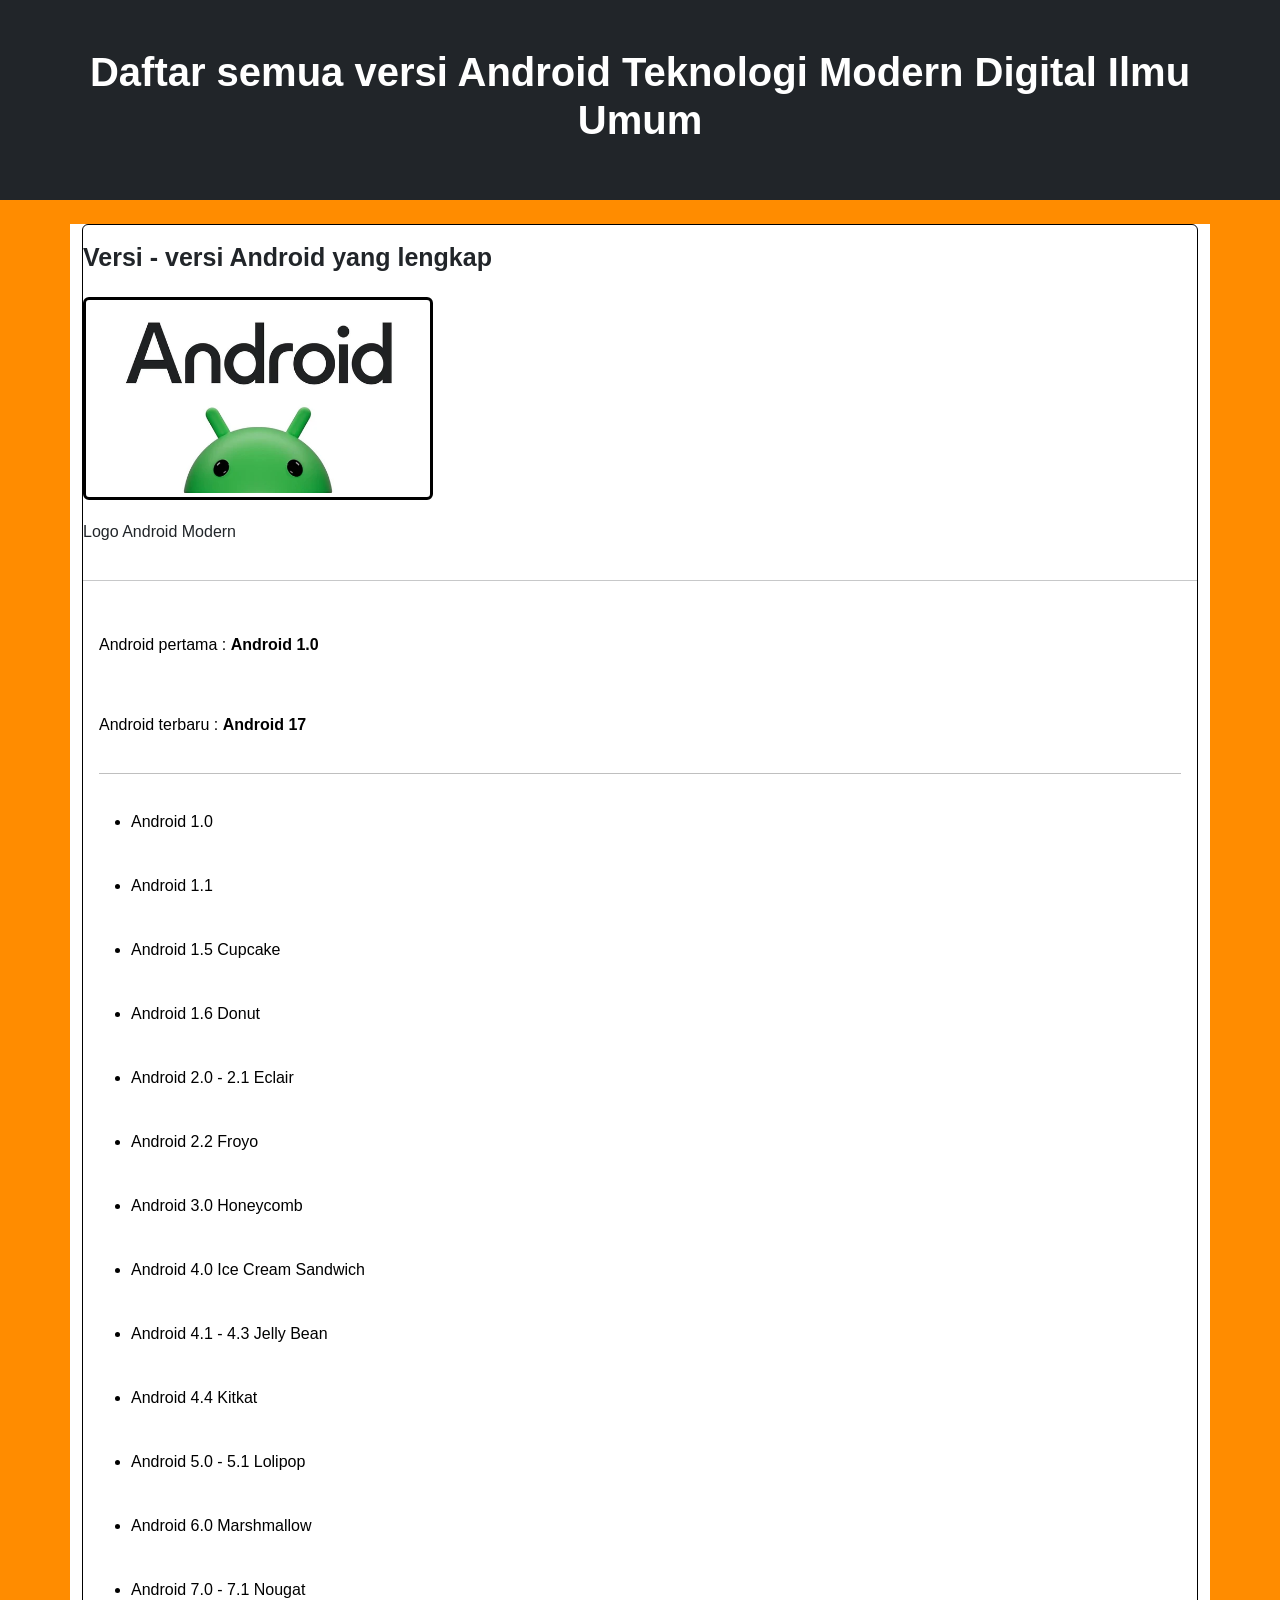
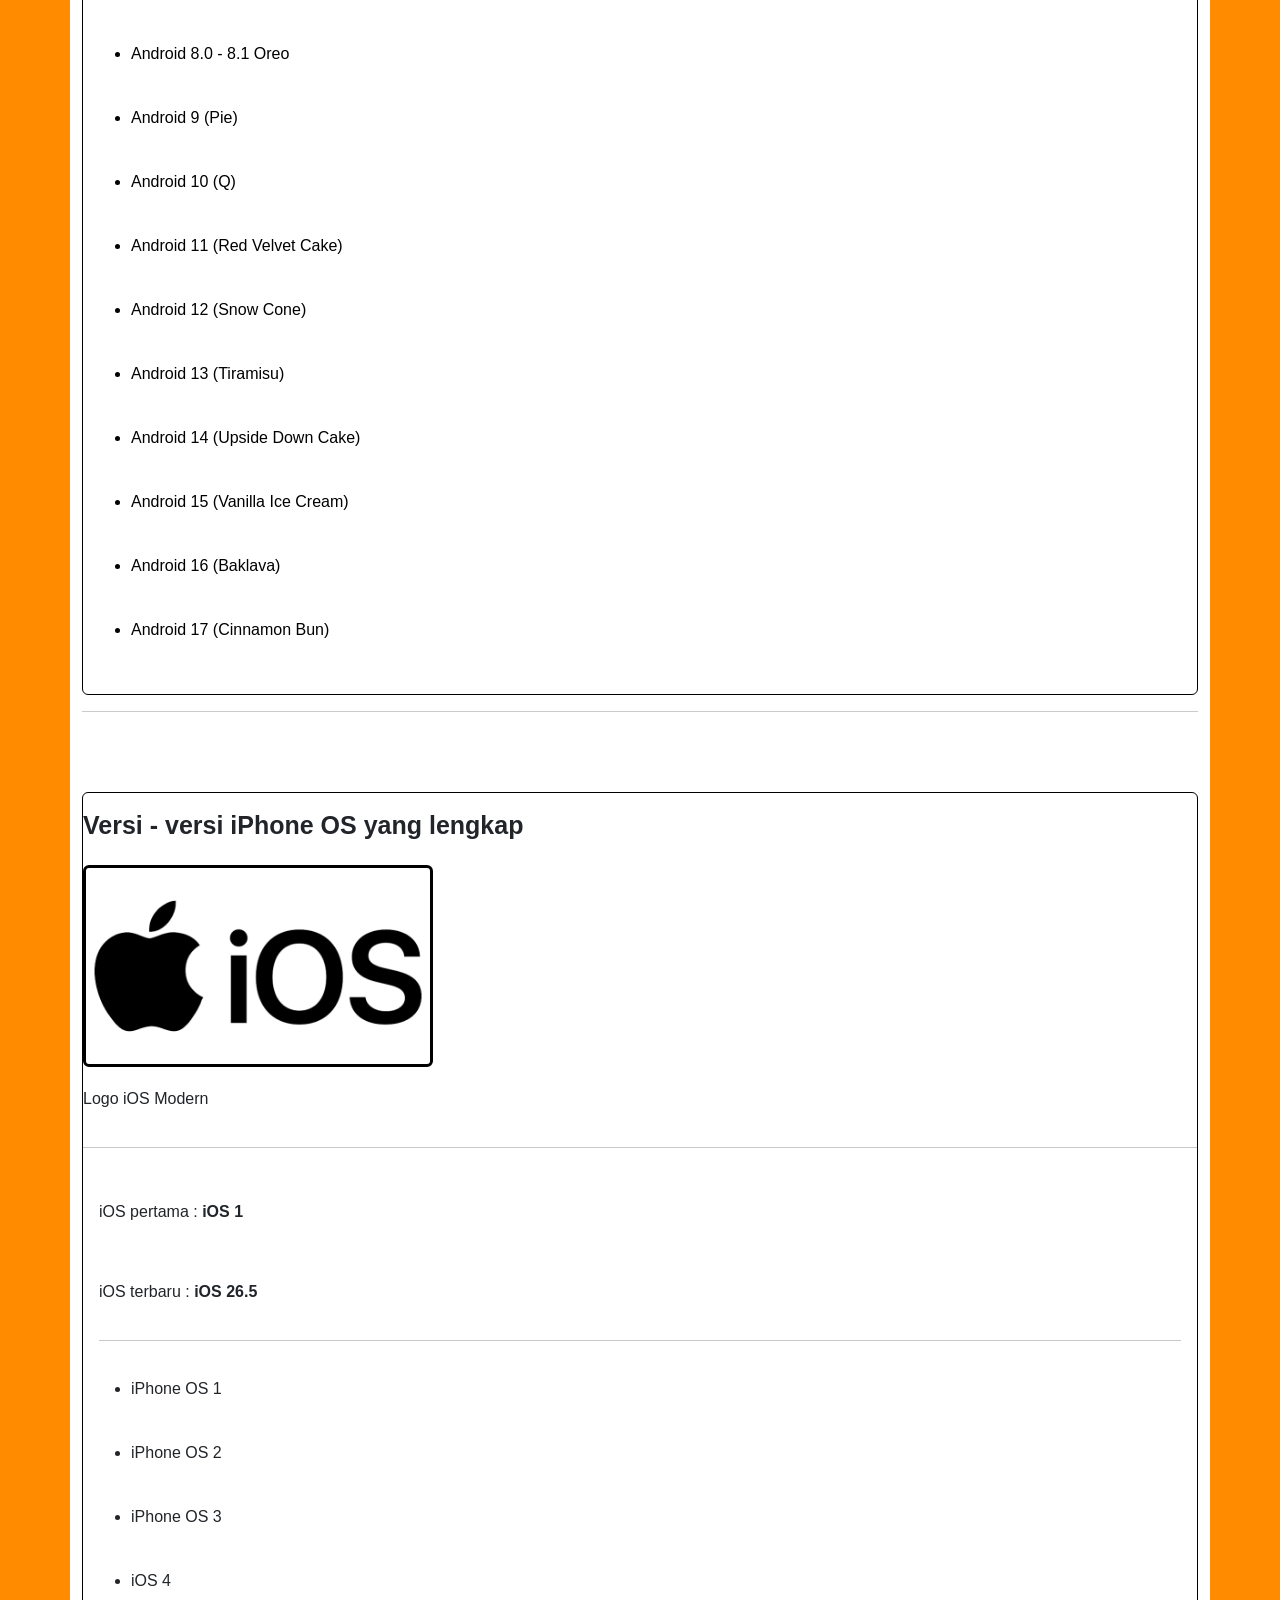
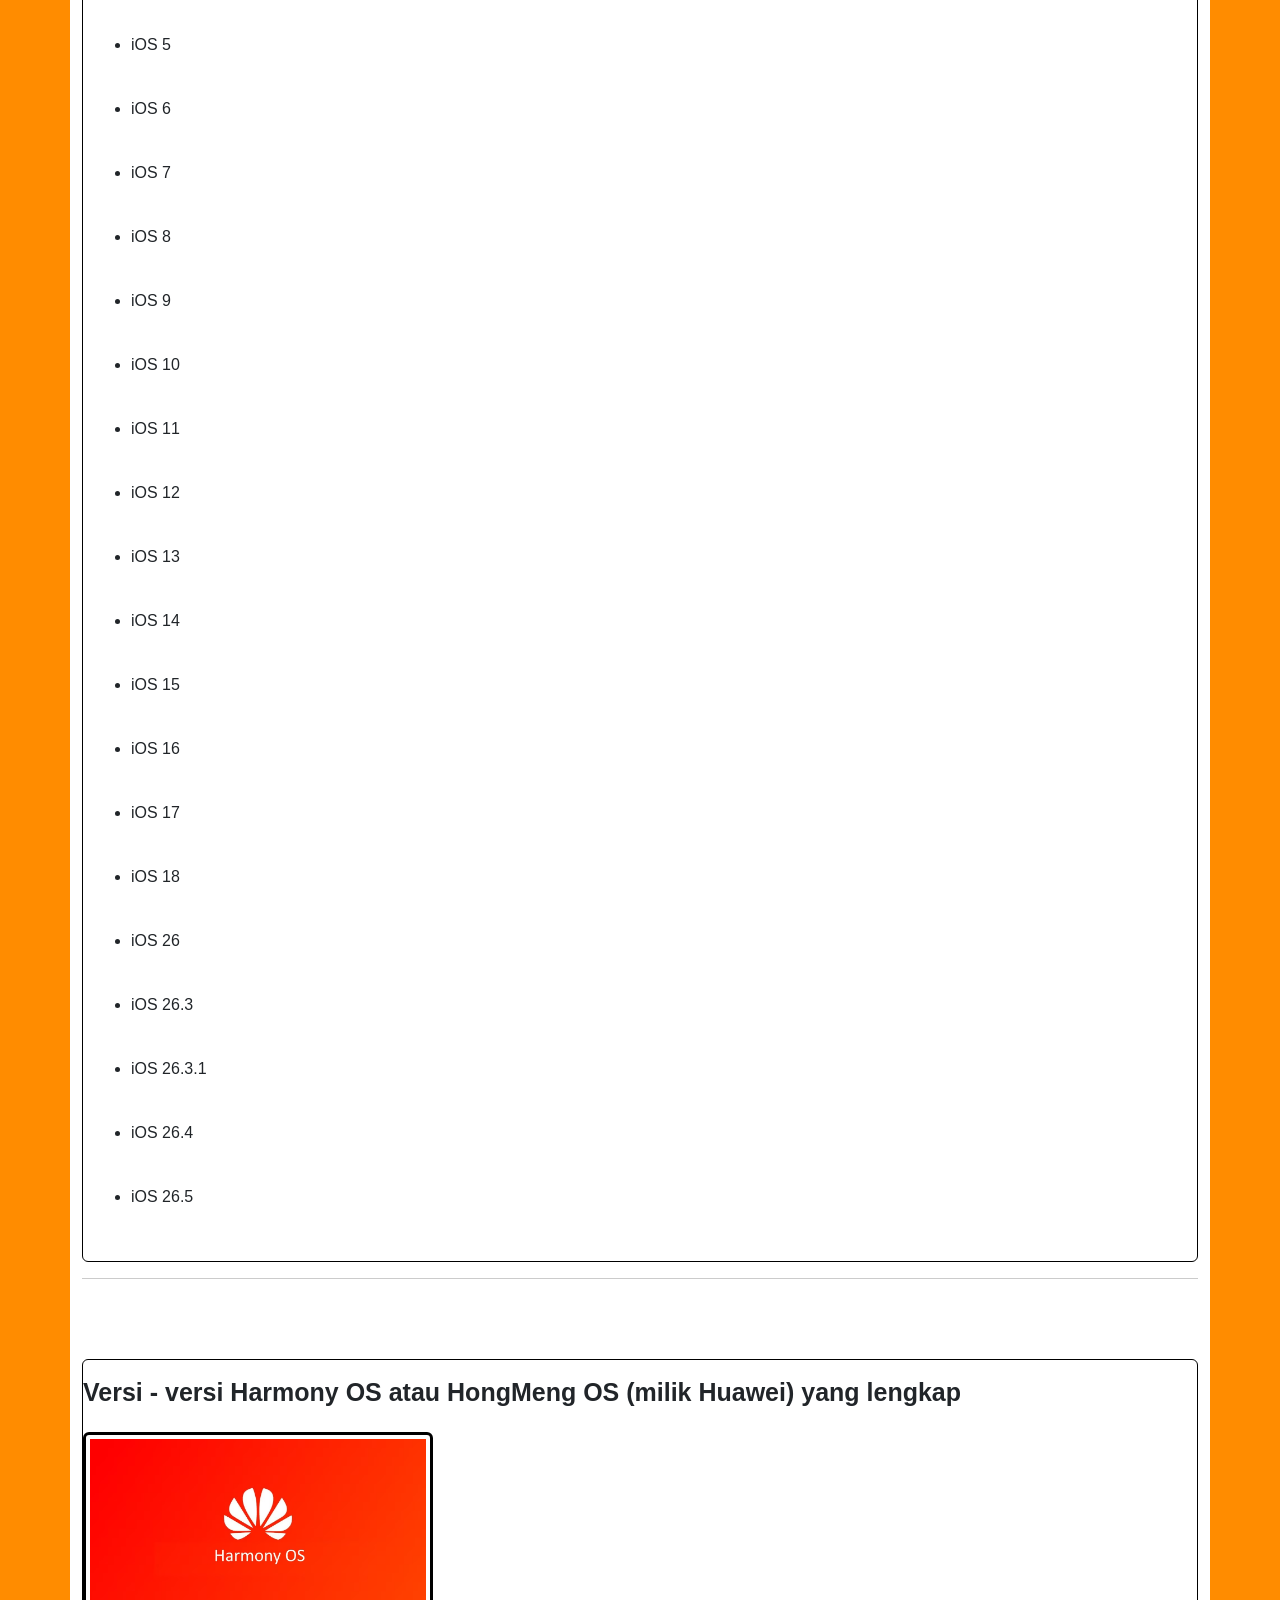
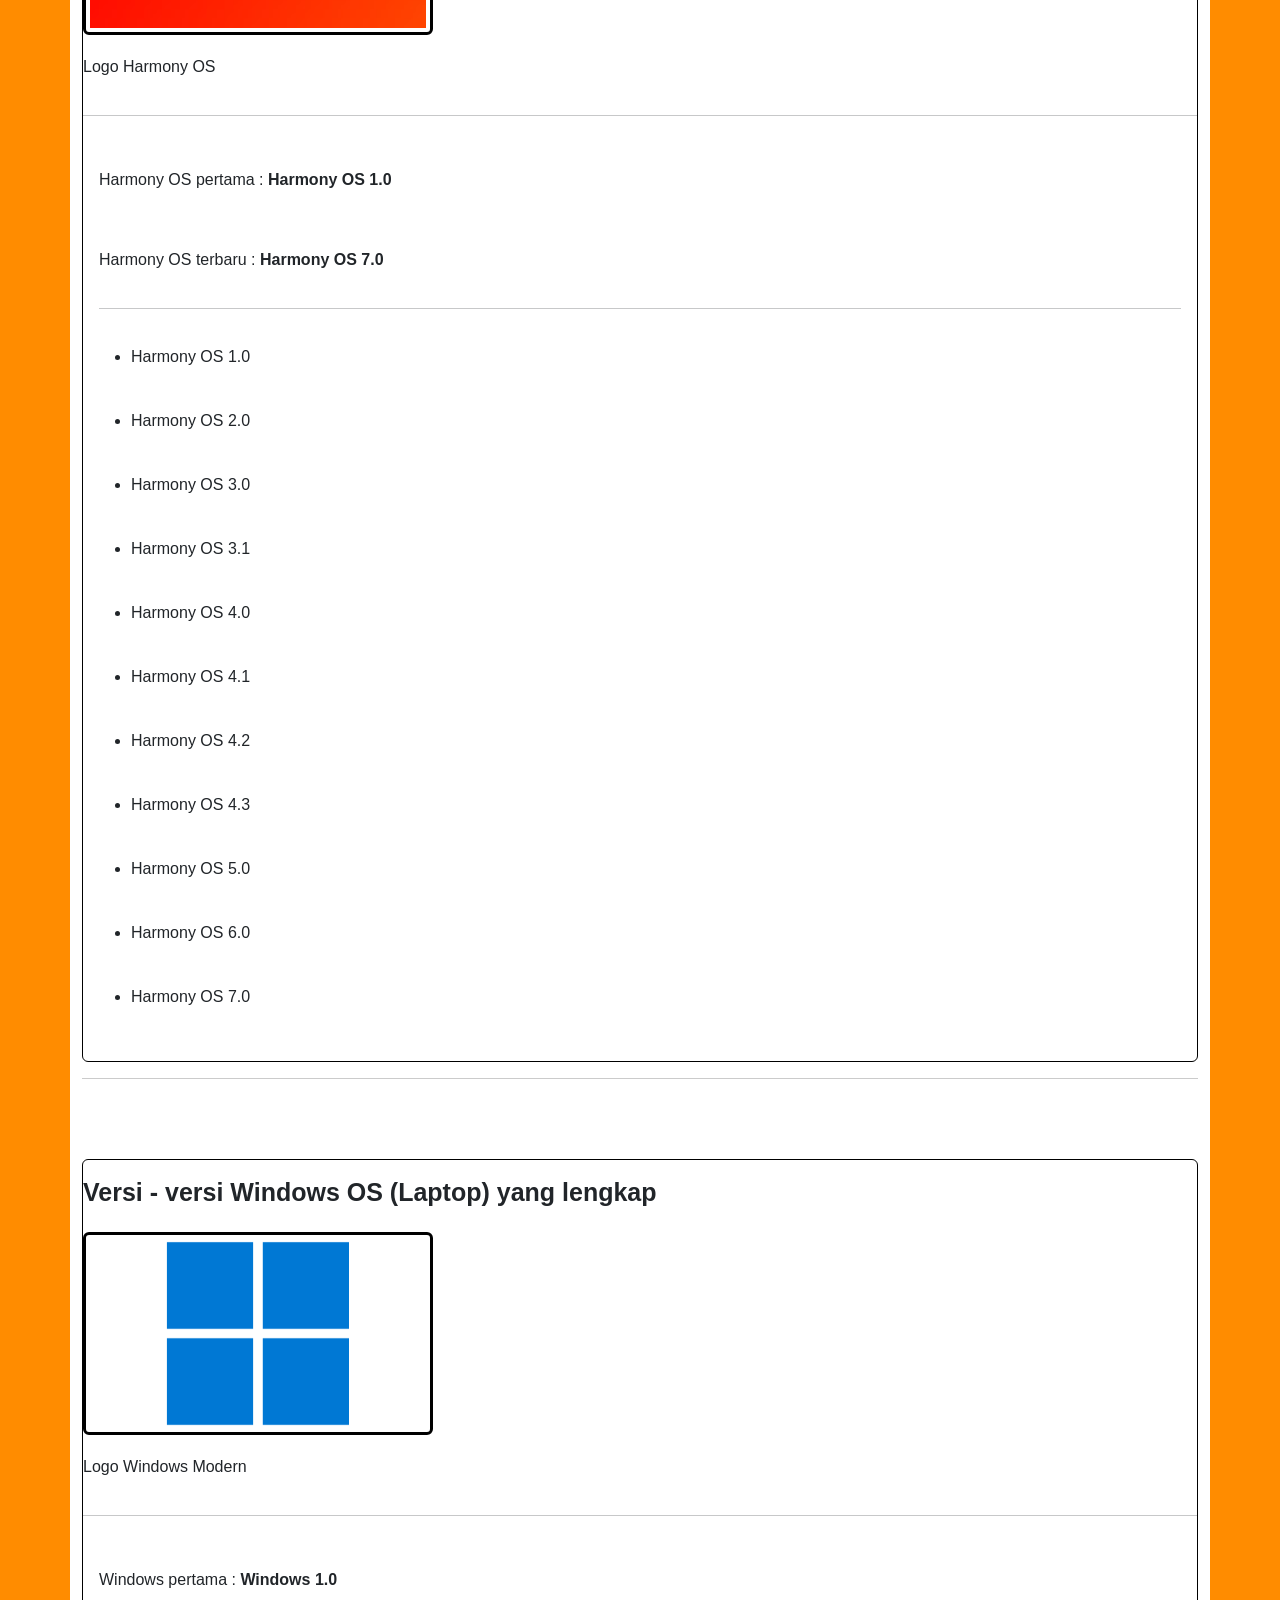
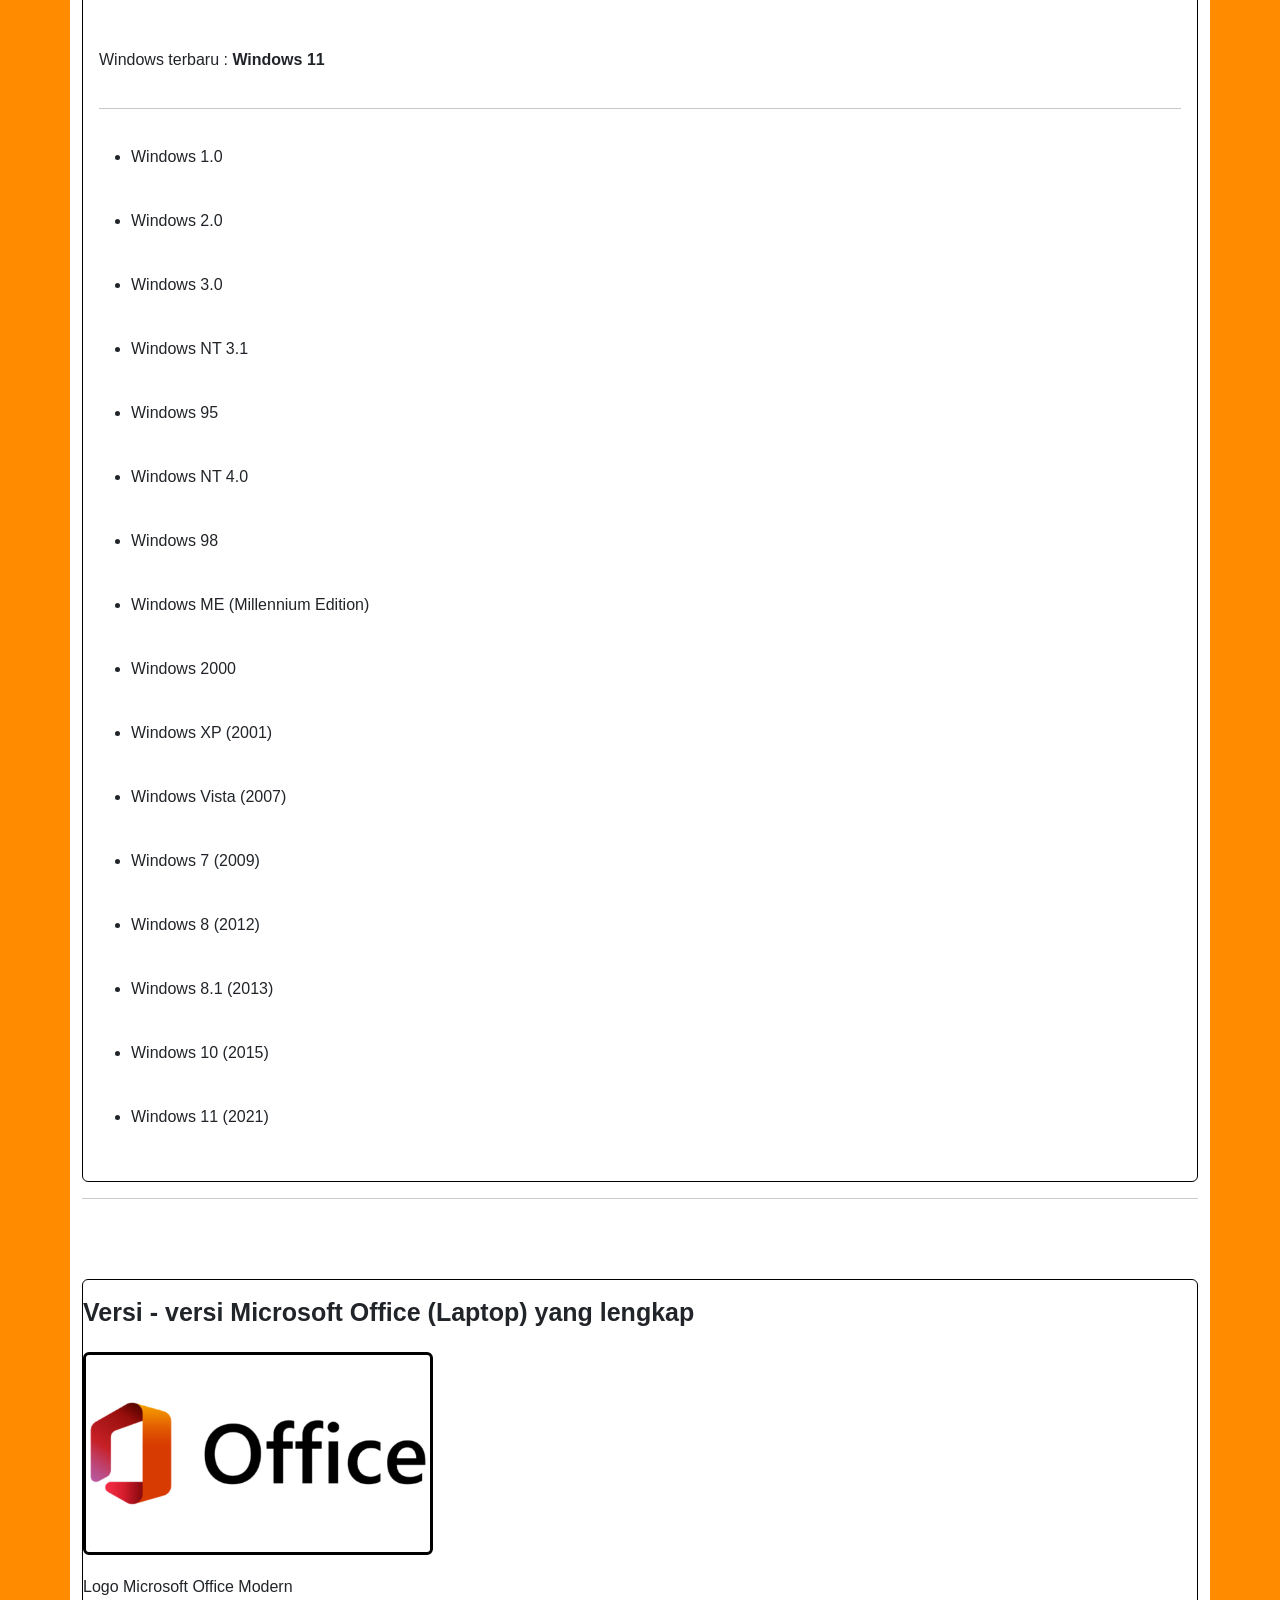
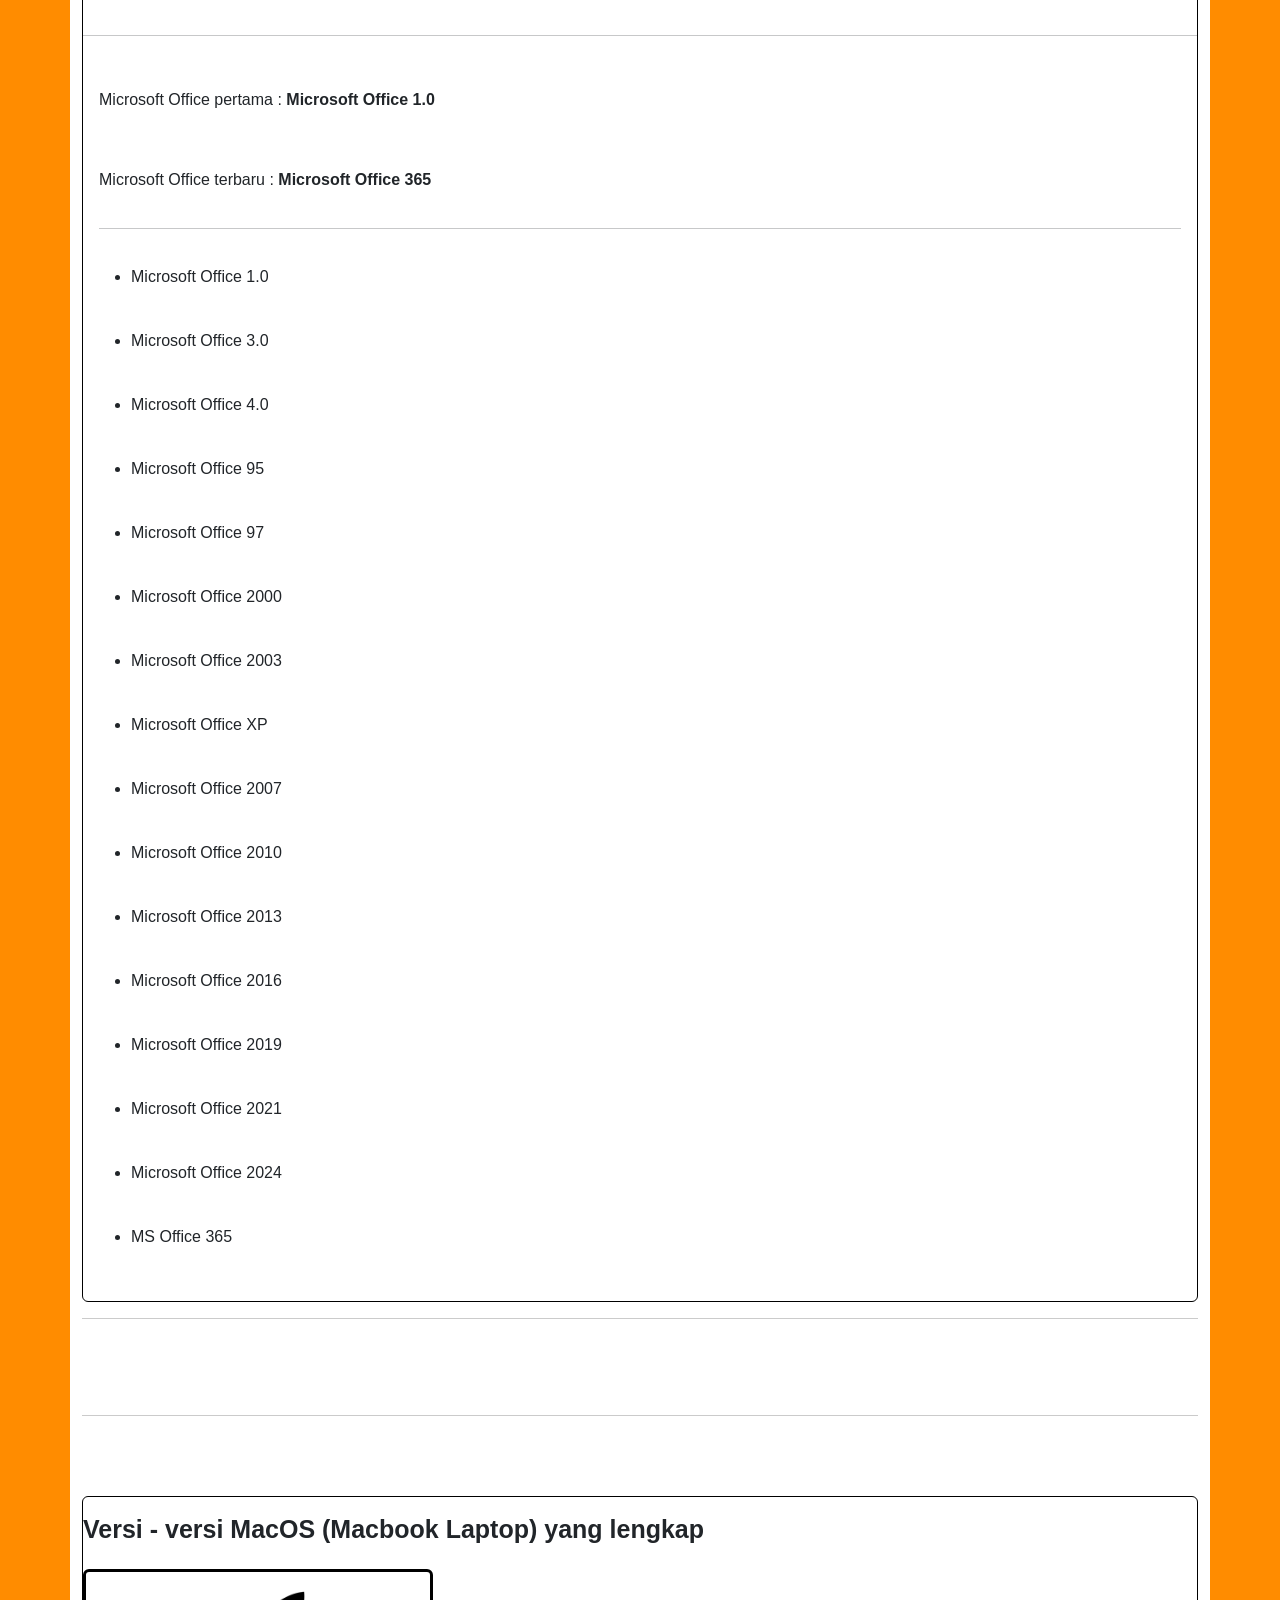
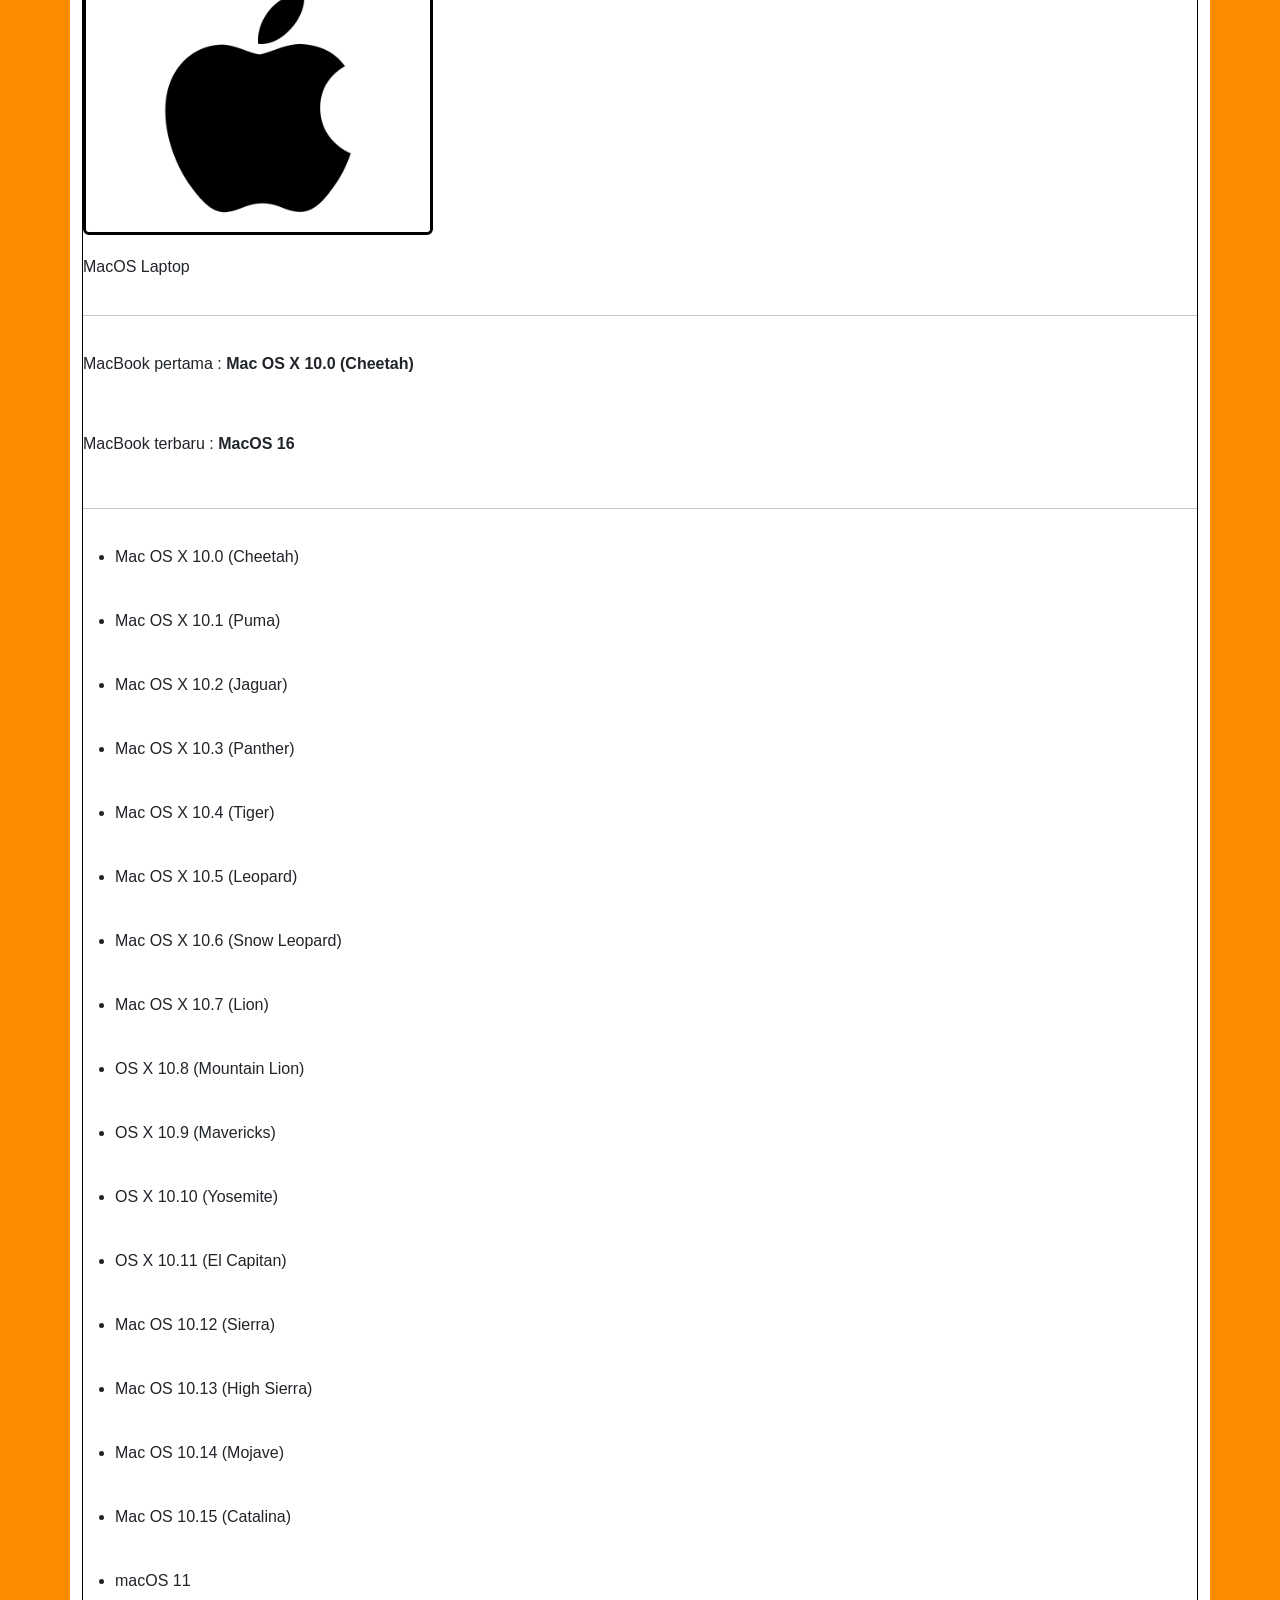
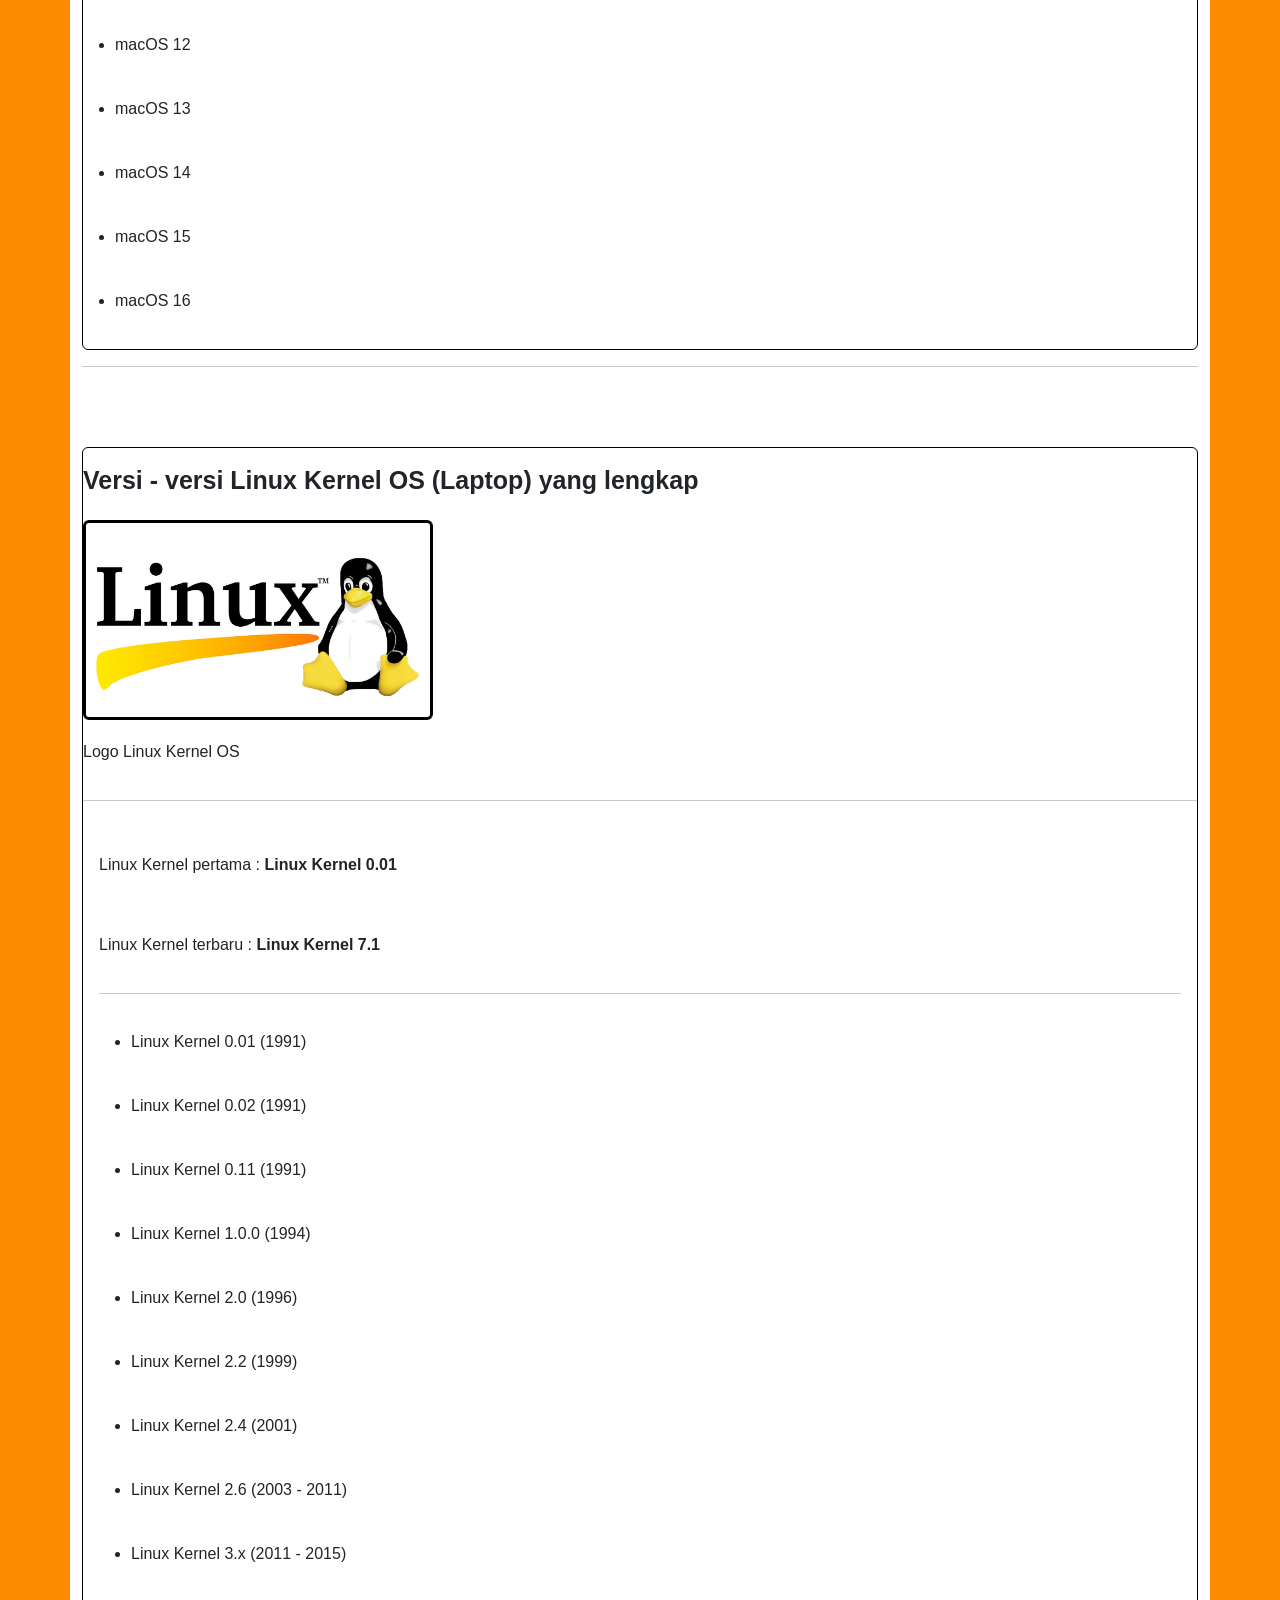
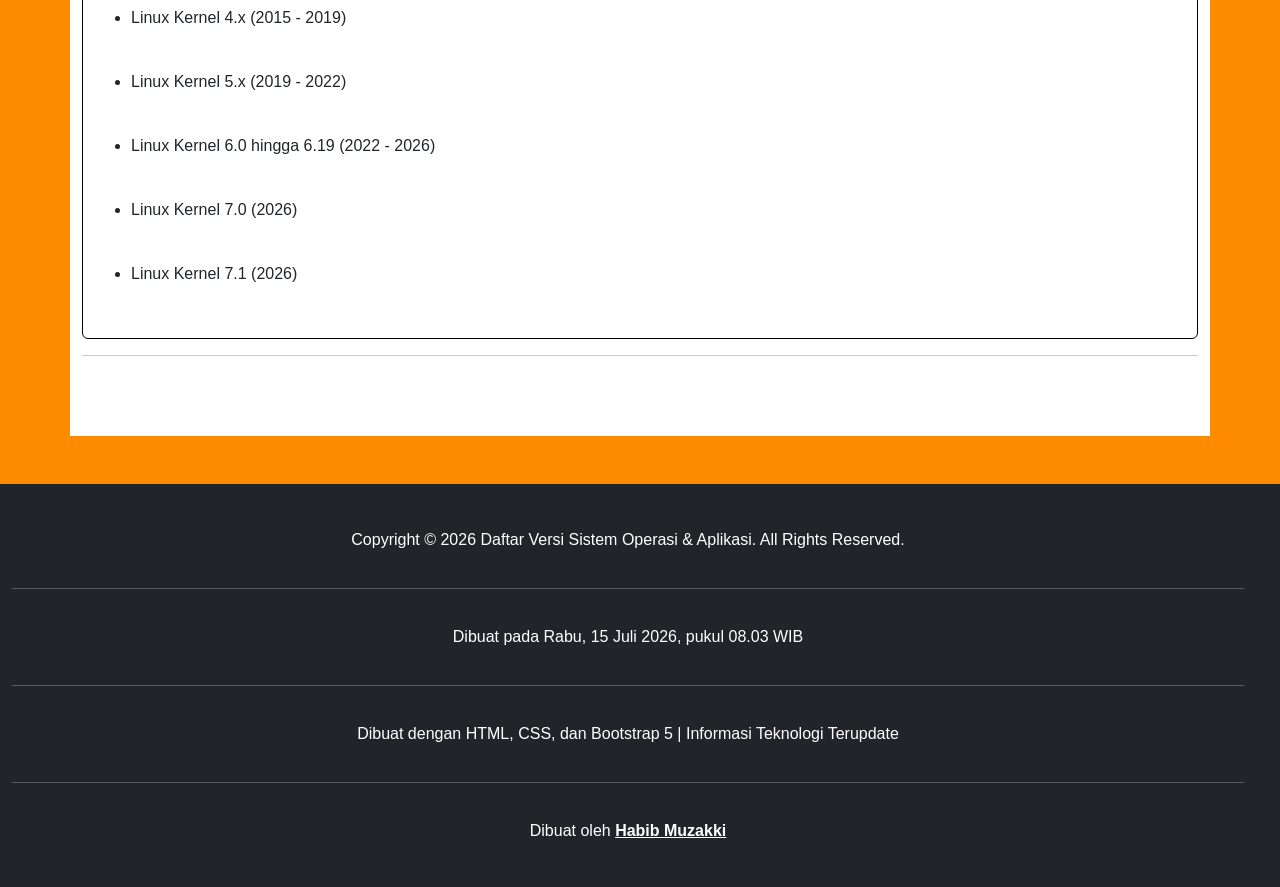
<file: DAFTAR_VERSI_ANDROID_TEKNOLOGI/index.html>
<!doctype html>
<html lang="en">
  <head>
    <meta charset="UTF-8" />
    <meta name="viewport" content="width=device-width, initial-scale=1.0" />
    <title>Daftar semua versi Android HP Smartphone Handphone Teknologi Modern Digital Ilmu Umum</title>

    <link rel="stylesheet" href="style.css" />

    <link
      href="https://cdn.jsdelivr.net/npm/bootstrap@5.3.8/dist/css/bootstrap.min.css"
      rel="stylesheet"
      integrity="sha384-sRIl4kxILFvY47J16cr9ZwB07vP4J8+LH7qKQnuqkuIAvNWLzeN8tE5YBujZqJLB"
      crossorigin="anonymous"
    />
  </head>
  <body class="body">
    <header class="header bg-dark text-white p-5 mb-4">
      <h1 class="text-center">
        <strong>Daftar semua versi Android Teknologi Modern Digital Ilmu Umum</strong>
      </h1>
    </header>

    <div class="container">
      <div class="row">
        <div class="col-sm-12" style="background-color: white">
          <!--Kartu Android yang lengkap -->
          <div class="card" style="border: 1px solid black">
            <div class="card-title" style="font-size: 25px">
              <strong>Versi - versi Android yang lengkap</strong>
            </div>
            <img
              src="android-png.png"
              alt="Logo android modern"
              class="img-fluid img-thumbnail card"
              width="350px"
              height="350px"
              style="border: 3px solid black"
            />
            <figcaption>Logo Android Modern</figcaption>
            <hr>
            <div class="card-body text-black">
               <p>Android pertama : <b>Android 1.0</b></p>
               <p>Android terbaru : <b>Android 17</b></p>
               <hr>
              <ul>
                <li>Android 1.0</li>
                <li>Android 1.1</li>
                <li>Android 1.5 Cupcake</li>
                <li>Android 1.6 Donut</li>
                <li>Android 2.0 - 2.1 Eclair</li>
                <li>Android 2.2 Froyo</li>
                <li>Android 3.0 Honeycomb</li>
                <li>Android 4.0 Ice Cream Sandwich</li>
                <li>Android 4.1 - 4.3 Jelly Bean</li>
                <li>Android 4.4 Kitkat</li>
                <li>Android 5.0 - 5.1 Lolipop</li>
                <li>Android 6.0 Marshmallow</li>
                <li>Android 7.0 - 7.1 Nougat</li>
                <li>Android 8.0 - 8.1 Oreo</li>
                <li>Android 9 (Pie)</li>
                <li>Android 10 (Q)</li>
                <li>Android 11 (Red Velvet Cake)</li>
                <li>Android 12 (Snow Cone)</li>
                <li>Android 13 (Tiramisu)</li>
                <li>Android 14 (Upside Down Cake)</li>
                <li>Android 15 (Vanilla Ice Cream)</li>
                <li>Android 16 (Baklava)</li>
                <li>Android 17 (Cinnamon Bun)</li>
              </ul>
            </div>
          </div>

          <hr />
          <br />

          <div class="card" style="border: 1px solid black">
            <div class="card-title" style="font-size: 25px">
              <strong>Versi - versi iPhone OS yang lengkap</strong>
            </div>
            <img
              src="ios.png"
              alt="Logo iOS Modern"
              class="img-thumbnail img-fluid"
              width="350px"
              height="350px"
              style="border: solid 3px black"
            />
            <figcaption>Logo iOS Modern</figcaption>
            <hr>
            <div class="card-body">
               <p>iOS pertama : <b>iOS 1</b></p>
               <p>iOS terbaru : <b>iOS 26.5</b></p>
               <hr>
              <ul>
                <li>iPhone OS 1</li>
                <li>iPhone OS 2</li>
                <li>iPhone OS 3</li>
                <li>iOS 4</li>
                <li>iOS 5</li>
                <li>iOS 6</li>
                <li>iOS 7</li>
                <li>iOS 8</li>
                <li>iOS 9</li>
                <li>iOS 10</li>
                <li>iOS 11</li>
                <li>iOS 12</li>
                <li>iOS 13</li>
                <li>iOS 14</li>
                <li>iOS 15</li>
                <li>iOS 16</li>
                <li>iOS 17</li>
                <li>iOS 18</li>
                <li>iOS 26</li>
                <li>iOS 26.3</li>
                <li>iOS 26.3.1</li>
                <li>iOS 26.4</li>
                <li>iOS 26.5</li>
              </ul>
            </div>
          </div>
          <hr />
          <br />


          <div class="card" style="border: 1px solid black;">
               <div class="card-title" style="font-size: 25px">
                  <strong>Versi - versi Harmony OS atau HongMeng OS (milik Huawei) yang lengkap</strong>
               </div>
               <img 
               src="Harmony-OS_1-1.png" 
               alt="Logo Harmony OS"
               class="img-fluid img-thumbnail"
               width="350px"
               height="350px"
               style="border: solid 3px black"
               >
               <figcaption>Logo Harmony OS</figcaption>
               <hr>
               <div class="card-body">
                    <p>Harmony OS pertama : <b>Harmony OS 1.0</b></p>
                    <p>Harmony OS terbaru : <b>Harmony OS 7.0</b></p>
                    <hr>

                    <ul>
                         <li>Harmony OS 1.0</li>
                         <li>Harmony OS 2.0</li>
                         <li>Harmony OS 3.0</li>
                         <li>Harmony OS 3.1</li>
                         <li>Harmony OS 4.0</li>
                         <li>Harmony OS 4.1</li>
                         <li>Harmony OS 4.2</li>
                         <li>Harmony OS 4.3</li>
                         <li>Harmony OS 5.0</li>
                         <li>Harmony OS 6.0</li>
                         <li>Harmony OS 7.0</li>
                    </ul>
               </div>
          </div>
          <hr>
          <br>

          <div class="card" style="border: 1px solid black">
            <div class="card-title" style="font-size: 25px">
              <strong>Versi - versi Windows OS (Laptop) yang lengkap</strong>
            </div>
            <img 
            src="Windows-New-Logo.png" 
            alt="Logo Windows Modern" 
            class="img-fluid img-thumbnail" 
            width="350px"
            height="350px"
            style="border: solid 3px black"
            >
            <figcaption>Logo Windows Modern</figcaption>
            <hr>
            <div class="card-body">
               <p>Windows pertama : <b>Windows 1.0</b></p>
               <p>Windows terbaru : <b>Windows 11</b></p>
               <hr>
               <ul>
                    <li>Windows 1.0</li>
                    <li>Windows 2.0</li>
                    <li>Windows 3.0</li>
                    <li>Windows NT 3.1</li>
                    <li>Windows 95</li>
                    <li>Windows NT 4.0</li>
                    <li>Windows 98</li>
                    <li>Windows ME (Millennium Edition)</li>
                    <li>Windows 2000</li>
                    <li>Windows XP (2001)</li>
                    <li>Windows Vista (2007)</li>
                    <li>Windows 7 (2009)</li>
                    <li>Windows 8 (2012)</li>
                    <li>Windows 8.1 (2013)</li>
                    <li>Windows 10 (2015)</li>
                    <li>Windows 11 (2021)</li>
               </ul>
            </div>
          </div>
          <hr>
          <br>

          <div class="card" style="border: 1px solid black;">
               <div class="card-title" style="font-size: 25px">
                  <strong>Versi - versi Microsoft Office (Laptop) yang lengkap</strong>
               </div>
               <img 
               src="Microsoft-Office-logo-500x281.png" 
               alt="Logo Microsoft Office Modern" 
               class="img-fluid img-thumbnail" 
               width="350px" height="350px" 
               style="border: solid 3px black">
               <figcaption>Logo Microsoft Office Modern</figcaption>
               <hr>
               <div class="card-body">
                  <p>Microsoft Office pertama : <b>Microsoft Office 1.0</b></p>
                  <p>Microsoft Office terbaru : <b>Microsoft Office 365</b></p>
                  <hr>
                  <ul>
                     <li>Microsoft Office 1.0</li>
                     <li>Microsoft Office 3.0</li>
                     <li>Microsoft Office 4.0</li>
                     <li>Microsoft Office 95</li>
                     <li>Microsoft Office 97</li>
                     <li>Microsoft Office 2000</li>
                     <li>Microsoft Office 2003</li>
                     <li>Microsoft Office XP</li>
                     <li>Microsoft Office 2007</li>
                     <li>Microsoft Office 2010</li>
                     <li>Microsoft Office 2013</li>
                     <li>Microsoft Office 2016</li>
                     <li>Microsoft Office 2019</li>
                     <li>Microsoft Office 2021</li>
                     <li>Microsoft Office 2024</li>
                     <li>MS Office 365</li>
               </div>
          </div>
          <hr>
          <br>

          <hr>
        <br>

        <div class="card" style="border: 1px solid black;">
          <div class="card-title" style="font-size: 25px">
            <strong>Versi - versi MacOS (Macbook Laptop) yang lengkap</strong>
          </div>
          <img 
          src="MacBook_Laptop.png" 
          alt="MacBook Laptop" 
          class="img-fluid img-thumbnail" 
          width="350px" height="350px"
          style="border: solid 3px black"
          >
          <figcaption>MacOS Laptop</figcaption>
          <hr>
          <p>MacBook pertama : <b>Mac OS X 10.0 (Cheetah)</b></p>
          <p>MacBook terbaru : <b>MacOS 16</b></p>
          <hr>

          <ul>
               <li>Mac OS X 10.0 (Cheetah)</li>
               <li>Mac OS X 10.1 (Puma)</li>
               <li>Mac OS X 10.2 (Jaguar)</li>
               <li>Mac OS X 10.3 (Panther)</li>
               <li>Mac OS X 10.4 (Tiger)</li>
               <li>Mac OS X 10.5 (Leopard)</li>
               <li>Mac OS X 10.6 (Snow Leopard)</li>
               <li>Mac OS X 10.7 (Lion)</li>
               <li>OS X 10.8 (Mountain Lion)</li>
               <li>OS X 10.9 (Mavericks)</li>
               <li>OS X 10.10 (Yosemite)</li>
               <li>OS X 10.11 (El Capitan)</li>
               <li>Mac OS 10.12 (Sierra)</li>
               <li>Mac OS 10.13 (High Sierra)</li>
               <li>Mac OS 10.14 (Mojave)</li>
               <li>Mac OS 10.15 (Catalina)</li>
               <li>macOS 11</li>
               <li>macOS 12</li>
               <li>macOS 13</li>
               <li>macOS 14</li>
               <li>macOS 15</li>
               <li>macOS 16</li>
        </div>
        <hr>
        <br>

          <div class="card" style="border: 1px solid black;">
               <div class="card-title" style="font-size: 25px">
                  <strong>Versi - versi Linux Kernel OS (Laptop) yang lengkap</strong>
               </div>
               <img 
               src="Symbol-Linux.png" 
               alt="Logo Linux Kernel OS" 
               class="img-fluid img-thumbnail" 
               width="350px" height="350px" 
               style="border: solid 3px black">
               <figcaption>Logo Linux Kernel OS</figcaption>
               <hr>
               <div class="card-body">
                  <p>Linux Kernel pertama : <b>Linux Kernel 0.01</b></p>
                  <p>Linux Kernel terbaru : <b>Linux Kernel 7.1</b></p>
                  <hr>

                  <ul>
                    <li>Linux Kernel 0.01 (1991)</li>
                    <li>Linux Kernel 0.02 (1991)</li>
                    <li>Linux Kernel 0.11 (1991)</li>
                    <li>Linux Kernel 1.0.0 (1994)</li>
                    <li>Linux Kernel 2.0 (1996)</li>
                    <li>Linux Kernel 2.2 (1999)</li>
                    <li>Linux Kernel 2.4 (2001)</li>
                    <li>Linux Kernel 2.6 (2003 - 2011)</li> 
                    <li>Linux Kernel 3.x (2011 - 2015)</li>
                    <li>Linux Kernel 4.x (2015 - 2019)</li>
                    <li>Linux Kernel 5.x (2019 - 2022)</li>
                    <li>Linux Kernel 6.0 hingga 6.19 (2022 - 2026)</li>
                    <li>Linux Kernel 7.0 (2026)</li>
                    <li>Linux Kernel 7.1 (2026)</li>
                  </ul>
               </div>
        </div>
        <hr>
        <br>

        </div>
      </div>
    </div>

    <script
      src="https://cdn.jsdelivr.net/npm/bootstrap@5.3.8/dist/js/bootstrap.bundle.min.js"
      integrity="sha384-FKyoEForCGlyvwx9Hj09JcYn3nv7wiPVlz7YYwJrWVcXK/BmnVDxM+D2scQbITxI"
      crossorigin="anonymous"
    ></script>
  </body>

  <footer class="footer bg-dark text-white text-center p-4 mt-5">
      <div class="col-sm-12 row">
        <p>Copyright &copy; 2026 Daftar Versi Sistem Operasi & Aplikasi. All Rights Reserved.</p>
        <hr class="bg-light">
        <p>
          Dibuat pada Rabu, 15 Juli 2026, pukul 08.03 WIB
        </p>
        <hr class="bg-light">
        <p>Dibuat dengan HTML, CSS, dan Bootstrap 5 | Informasi Teknologi Terupdate</p>
        <hr class="bg-light">
        <p class="mb-0">Dibuat oleh <a href="https://github.com/habibmuzakkipiliang" target="_blank" style="color: white;"><strong>Habib Muzakki</strong></a></p>
      </div>
    </footer>
</html>
</file>
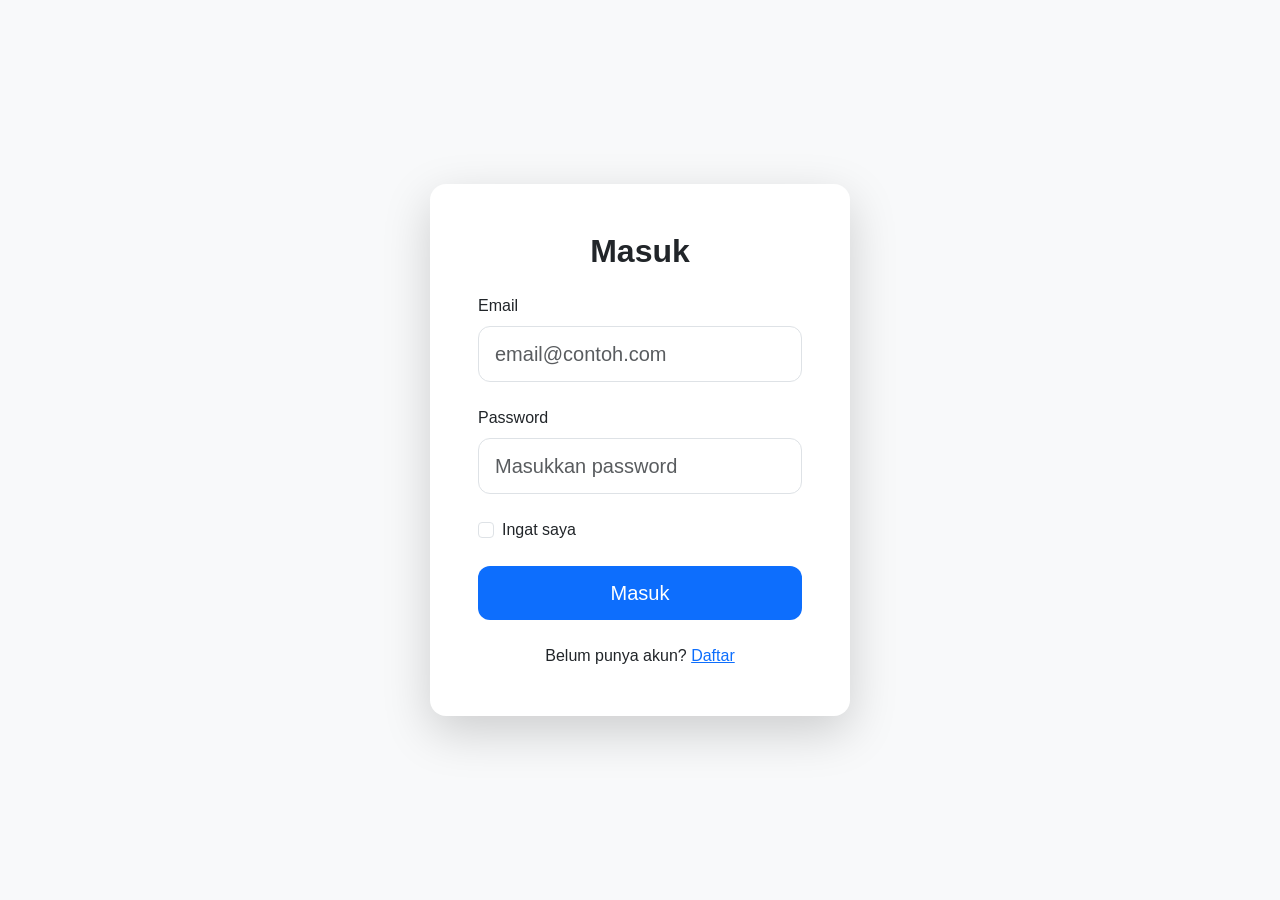
<file: TES_WEBSITE_DULU/website_tes/index.html>
<!DOCTYPE html>
<html lang="id">
<head>
    <meta charset="UTF-8">
    <meta name="viewport" content="width=device-width, initial-scale=1.0">
    <title>Login - Website Sederhana</title>
    <link href="https://cdn.jsdelivr.net/npm/bootstrap@5.3.3/dist/css/bootstrap.min.css" rel="stylesheet">
    <link rel="stylesheet" href="style.css">
</head>
<body class="bg-light">
    <div class="container d-flex justify-content-center align-items-center min-vh-100">
        <div class="card shadow-lg" style="width: 100%; max-width: 420px;">
            <div class="card-body p-5">
                <h2 class="text-center mb-4 fw-bold">Masuk</h2>
                <form>
                    <div class="mb-4">
                        <label for="email" class="form-label fw-medium">Email</label>
                        <input type="email" class="form-control form-control-lg" id="email" placeholder="email@contoh.com" required>
                    </div>
                    <div class="mb-4">
                        <label for="password" class="form-label fw-medium">Password</label>
                        <input type="password" class="form-control form-control-lg" id="password" placeholder="Masukkan password" required>
                    </div>
                    <div class="mb-4 form-check">
                        <input type="checkbox" class="form-check-input" id="remember">
                        <label class="form-check-label" for="remember">Ingat saya</label>
                    </div>
                    <button type="submit" class="btn btn-primary btn-lg w-100 mb-4">Masuk</button>
                    <div class="text-center">
                        <p class="mb-0">Belum punya akun? <a href="signup.html" class="text-primary fw-medium">Daftar</a></p>
                    </div>
                </form>
            </div>
        </div>
    </div>
    <script src="https://cdn.jsdelivr.net/npm/bootstrap@5.3.3/dist/js/bootstrap.bundle.min.js"></script>
</body>
</html>
</file>
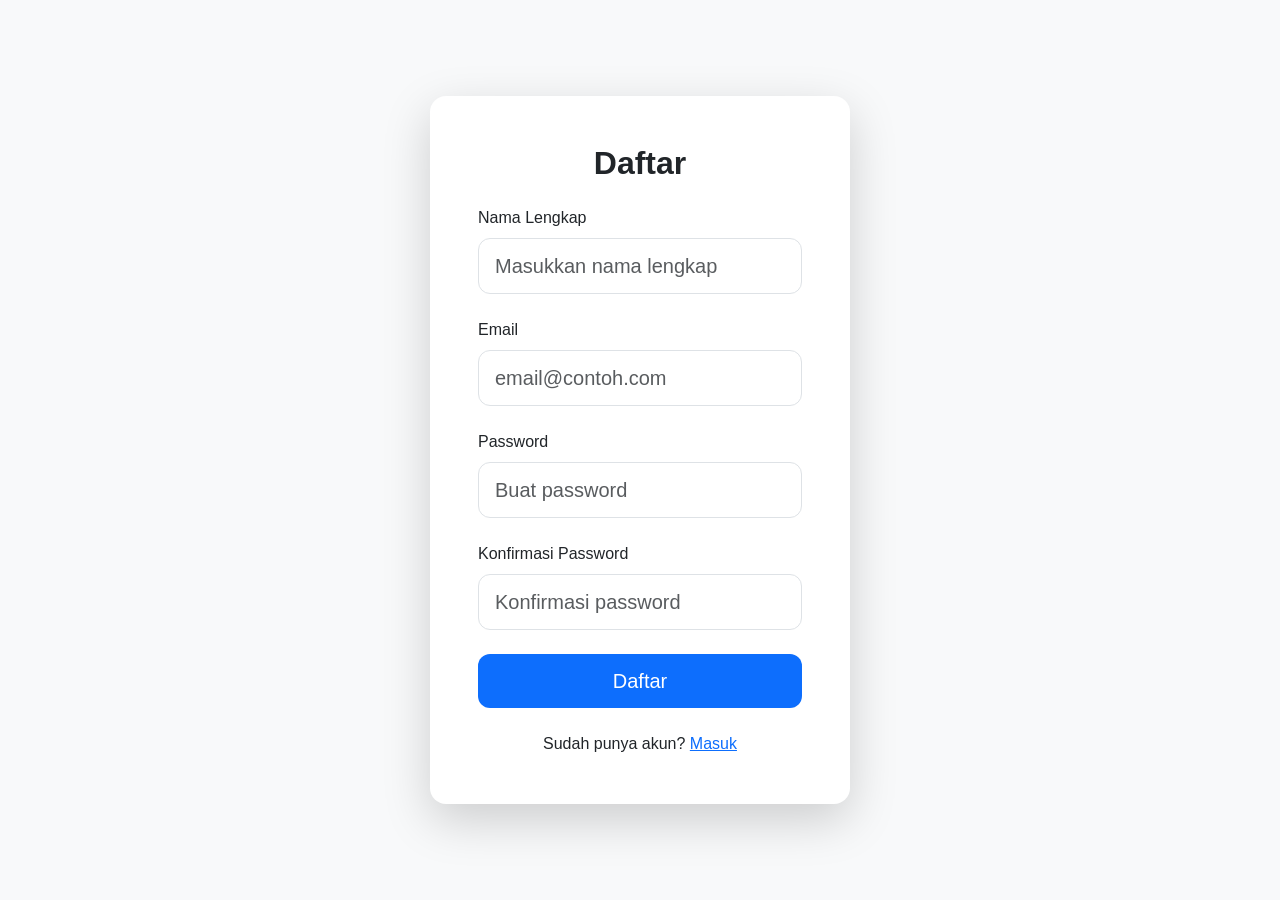
<file: TES_WEBSITE_DULU/website_tes/signup.html>
<!DOCTYPE html>
<html lang="id">
<head>
    <meta charset="UTF-8">
    <meta name="viewport" content="width=device-width, initial-scale=1.0">
    <title>Daftar - Website Sederhana</title>
    <link href="https://cdn.jsdelivr.net/npm/bootstrap@5.3.3/dist/css/bootstrap.min.css" rel="stylesheet">
    <link rel="stylesheet" href="style.css">
</head>
<body class="bg-light">
    <div class="container d-flex justify-content-center align-items-center min-vh-100">
        <div class="card shadow-lg" style="width: 100%; max-width: 420px;">
            <div class="card-body p-5">
                <h2 class="text-center mb-4 fw-bold">Daftar</h2>
                <form>
                    <div class="mb-4">
                        <label for="name" class="form-label fw-medium">Nama Lengkap</label>
                        <input type="text" class="form-control form-control-lg" id="name" placeholder="Masukkan nama lengkap" required>
                    </div>
                    <div class="mb-4">
                        <label for="email" class="form-label fw-medium">Email</label>
                        <input type="email" class="form-control form-control-lg" id="email" placeholder="email@contoh.com" required>
                    </div>
                    <div class="mb-4">
                        <label for="password" class="form-label fw-medium">Password</label>
                        <input type="password" class="form-control form-control-lg" id="password" placeholder="Buat password" required>
                    </div>
                    <div class="mb-4">
                        <label for="confirmPassword" class="form-label fw-medium">Konfirmasi Password</label>
                        <input type="password" class="form-control form-control-lg" id="confirmPassword" placeholder="Konfirmasi password" required>
                    </div>
                    <button type="submit" class="btn btn-primary btn-lg w-100 mb-4">Daftar</button>
                    <div class="text-center">
                        <p class="mb-0">Sudah punya akun? <a href="index.html" class="text-primary fw-medium">Masuk</a></p>
                    </div>
                </form>
            </div>
        </div>
    </div>
    <script src="https://cdn.jsdelivr.net/npm/bootstrap@5.3.3/dist/js/bootstrap.bundle.min.js"></script>
</body>
</html>
</file>
<file: DAFTAR_VERSI_ANDROID_TEKNOLOGI/style.css>
.header {
  font-size: medium;
  font-family: sans-serif;
  grid: 1fr;
  line-height: 4em;
  justify-items: center;
}

.body {
  background-color: darkorange;
  color: #333;
  font-size: medium;
  font-family: sans-serif;
  grid: 1fr;
  line-height: 4em;
  justify-items: center;
}
</file>
<file: TES_WEBSITE_DULU/website_tes/style.css>
body {
    font-family: 'Segoe UI', Tahoma, Geneva, Verdana, sans-serif;
}

.card {
    border: none;
    border-radius: 16px;
}

.btn-primary {
    background-color: #0d6efd;
    border: none;
    border-radius: 12px;
    padding: 12px;
}

.btn-primary:hover {
    background-color: #0b5ed7;
}

.form-control {
    border-radius: 12px;
    border: 1px solid #dee2e6;
    padding: 12px 16px;
}

.form-control:focus {
    border-color: #0d6efd;
    box-shadow: 0 0 0 0.2rem rgba(13, 110, 253, 0.15);
}

.card-body {
    padding: 3rem !important;
}
</file>
